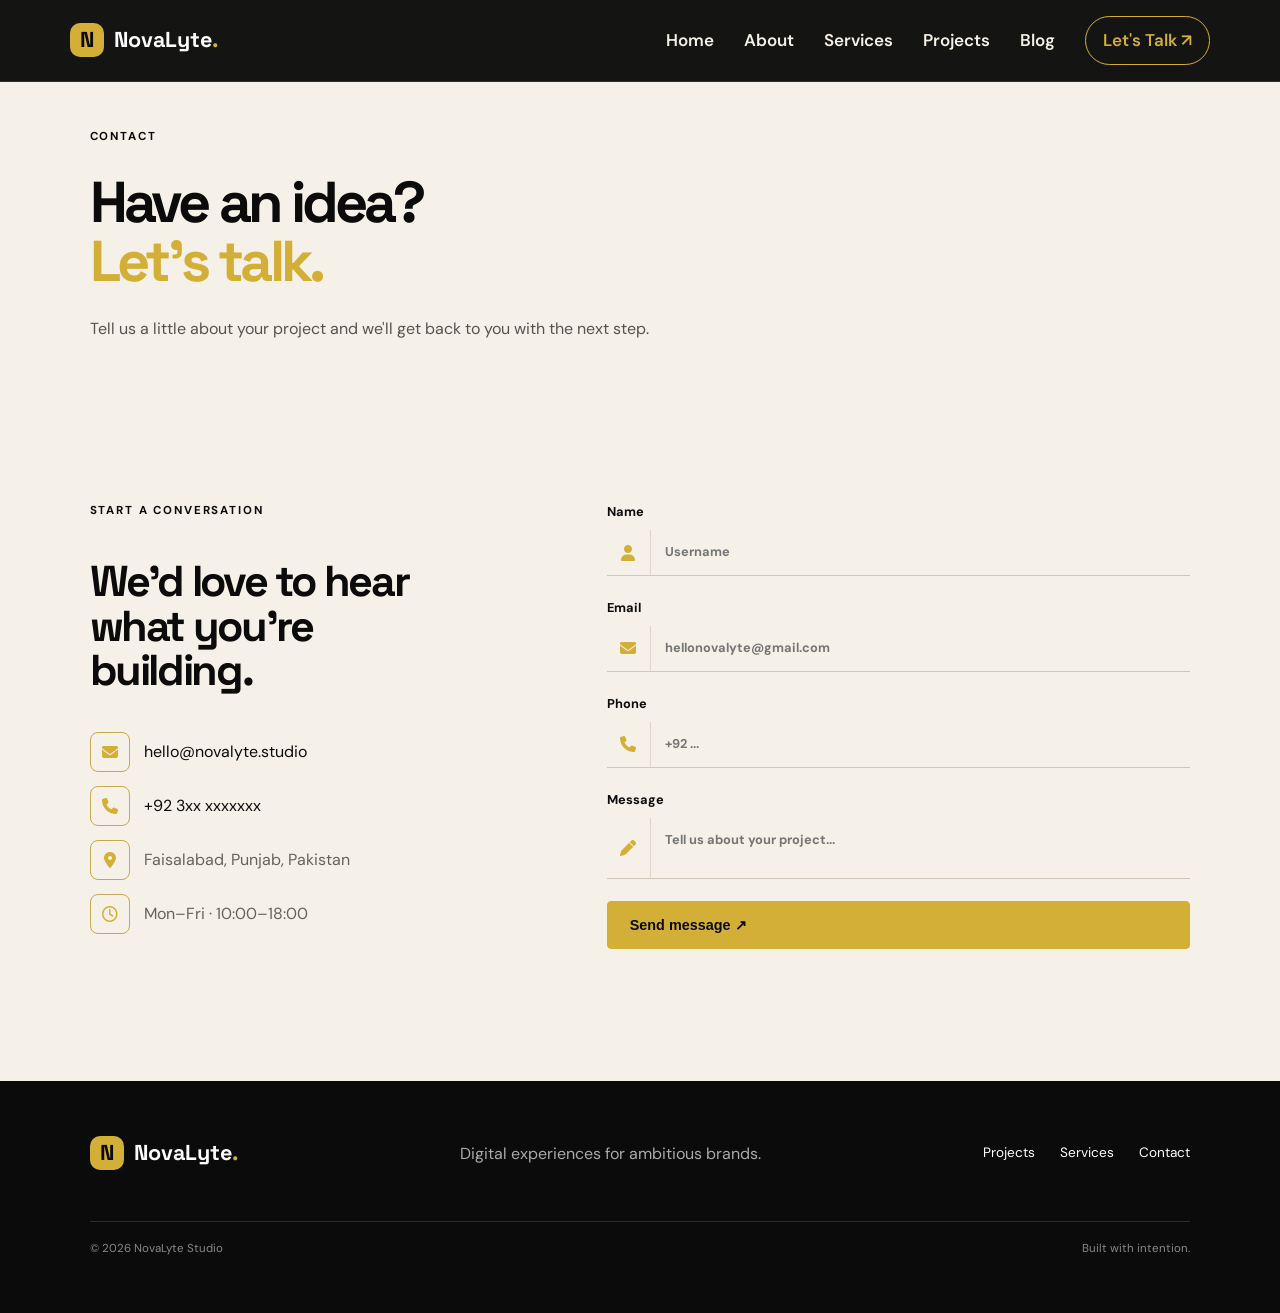
<file: contact.html>
<!DOCTYPE html>
<html lang="en">

<head>

<meta charset="UTF-8">

<meta name="viewport"
content="width=device-width, initial-scale=1.0">

<meta name="description"
content="Contact NovaLyte Studio.">

<title>Contact | NovaLyte Studio</title>

<link rel="preconnect"
href="https://fonts.googleapis.com">

<link rel="preconnect"
href="https://fonts.gstatic.com"
crossorigin>

<link href="https://fonts.googleapis.com/css2?family=DM+Sans:wght@400;500;600;700&family=Space+Grotesk:wght@500;600;700&display=swap"
rel="stylesheet">

<!-- Font Awesome icons -->
<link rel="stylesheet"
href="https://cdnjs.cloudflare.com/ajax/libs/font-awesome/6.5.2/css/all.min.css">

<link rel="stylesheet"
href="assets/css/main.css">

<style>
    /* --- Contact form validation styling --- */
    .contact-form .field-error {
        display: none;
        color: #C0392B;
        font-size: .76rem;
        font-weight: 600;
        margin-top: 4px;
    }
    .contact-form label:has(.field-error:not(:empty)) .field-error {
        display: block;
    }
    .contact-form .input-icon.invalid {
        border-color: #C0392B !important;
    }
    .contact-form .input-icon.invalid i {
        color: #C0392B;
        border-right-color: #E7B8B0;
    }
    .contact-form .input-icon.valid {
        border-color: #3C8A5B !important;
    }
    .contact-form .input-icon.valid i {
        color: #3C8A5B;
        border-right-color: #B7D9C3;
    }
    .contact-form .btn:disabled {
        opacity: .6;
        cursor: not-allowed;
        transform: none;
    }
    .contact-form textarea {
        resize: none;
        overflow: hidden;
        min-height: 60px;
    }
</style>

</head>


<body>

<header class="site-header">

<a class="brand"
href="index.html">

<span class="brand-mark">
N
</span>

<span>
NovaLyte<span class="dot">.</span>
</span>

</a>


<button class="menu-toggle">

<span></span>
<span></span>
<span></span>

</button>


<nav class="nav">

<a href="index.html">
Home
</a>

<a href="about.html">
About
</a>

<a href="services.html">
Services
</a>

<a href="portfolio.html">
Projects
</a>

<a href="blog.html">
Blog
</a>

<a class="nav-cta active"
href="contact.html">
Let's Talk ↗
</a>

</nav>

</header>


<main>

<section class="page-hero section">

<span class="eyebrow">
Contact
</span>

<h1>
Have an idea?
<br>
<em>Let's talk.</em>
</h1>

<p>
Tell us a little about your project and
we'll get back to you with the next step.
</p>

</section>


<section class="section contact-layout">


<div class="contact-info">

<span class="eyebrow">
Start a conversation
</span>

<h2>
We'd love to hear
<br>
what you're building.
</h2>


<div class="contact-item">

<i class="fa-solid fa-envelope" aria-hidden="true"></i>

<a href="mailto:hello@novalyte.studio">
hello@novalyte.studio
</a>

</div>


<div class="contact-item">

<i class="fa-solid fa-phone" aria-hidden="true"></i>

<a href="tel:+92 3xx xxxxxxx">
+92 3xx xxxxxxx
</a>

</div>


<div class="contact-item">

<i class="fa-solid fa-location-dot" aria-hidden="true"></i>

<p>
Faisalabad, Punjab, Pakistan
</p>

</div>


<div class="contact-item">

<i class="fa-regular fa-clock" aria-hidden="true"></i>

<p>
Mon–Fri · 10:00–18:00
</p>

</div>

</div>


<form class="contact-form"
id="contactForm"
novalidate>


<label>

Name

<div class="input-icon">

<i class="fa-solid fa-user" aria-hidden="true"></i>

<input
id="cf-name"
name="name"
type="text"
placeholder="Username"
required>

</div>

<span class="field-error"></span>

</label>


<label>

Email

<div class="input-icon">

<i class="fa-solid fa-envelope" aria-hidden="true"></i>

<input
id="cf-email"
name="email"
type="email"
placeholder="hellonovalyte@gmail.com"
required>

</div>

<span class="field-error"></span>

</label>


<label>

Phone

<div class="input-icon">

<i class="fa-solid fa-phone" aria-hidden="true"></i>

<input
id="cf-phone"
name="phone"
type="tel"
placeholder="+92 ...">

</div>

<span class="field-error"></span>

</label>


<label>

Message

<div class="input-icon">

<i class="fa-solid fa-pen" aria-hidden="true"></i>

<textarea
id="cf-message"
name="message"
rows="1"
placeholder="Tell us about your project..."
required></textarea>

</div>

<span class="field-error"></span>

</label>


<button
class="btn btn-primary"
type="submit">

Send message ↗

</button>


<p
class="form-message"
aria-live="polite">
</p>


</form>

</section>

</main>


<footer class="footer">

<div class="footer-main">

<a class="brand"
href="index.html">

<span class="brand-mark">
N
</span>

<span>
NovaLyte<span class="dot">.</span>
</span>

</a>

<p>
Digital experiences for ambitious brands.
</p>

<div class="footer-links">

<a href="portfolio.html">
Projects
</a>

<a href="services.html">
Services
</a>

<a href="contact.html">
Contact
</a>

</div>

</div>


<div class="footer-bottom">

<span>
© 2026 NovaLyte Studio
</span>

<span>
Built with intention.
</span>

</div>

</footer>


<script src="assets/js/main.js"></script>
<script src="assets/js/contact-validate.js"></script>

</body>
</html>
</file>
<file: assets/css/main.css>
/* =========================================
   NOVALYTE STUDIO
   BLACK + GOLD + CREAM THEME
========================================= */

:root {
    --black: #0B0B0B;
    --black-soft: #111111;
    --charcoal: #1F1F1F;
    --gold: #D4AF37;
    --gold-light: #E3C45A;
    --cream: #F5F1E8;
    --white: #FFFFFF;
    --gray: #9CA3AF;
    --text-muted: #B8B4AA;
    --border-dark: #2D2D2D;
    --border-light: #D8D1C1;
}

* {
    box-sizing: border-box;
    margin: 0;
    padding: 0;
}

html {
    scroll-behavior: smooth;
}

body {
    font-family: "DM Sans", sans-serif;
    background: var(--cream);
    color: var(--black);
    line-height: 1.6;
}

a {
    text-decoration: none;
    color: inherit;
}

img {
    max-width: 100%;
    display: block;
}

.site-header {
    min-height: 82px;
    padding: 0 5.5vw;
    display: flex;
    align-items: center;
    justify-content: space-between;
    border-bottom: 1px solid var(--border-dark);
    background: rgba(11, 11, 11, .96);
    backdrop-filter: blur(14px);
    color: var(--white);
    position: sticky;
    top: 0;
    z-index: 100;
}

.brand {
    font-family: "Space Grotesk", sans-serif;
    font-size: 1.35rem;
    font-weight: 700;
    display: flex;
    align-items: center;
    gap: 10px;
}

.brand-name {
    color: var(--cream);
}

.brand-mark {
    display: grid;
    place-items: center;
    width: 34px;
    height: 34px;
    border-radius: 10px;
    background: var(--gold);
    color: var(--black);
}

.dot {
    color: var(--gold);
}

.nav {
    display: flex;
    align-items: center;
    gap: 30px;
    font-size: .92rem;
    font-weight: 600;
}

.nav a {
    font-size: 17px;
    color: var(--cream);
    transition: .2s;
}

.nav a:hover,
.nav a.active {
    color: var(--gold);
}

.nav-cta {
    padding: 10px 17px;
    border: 1px solid var(--gold);
    border-radius: 30px;
    color: var(--gold) !important;
}

.nav-cta:hover {
    background: var(--gold);
    color: var(--black) !important;
}

.menu-toggle {
    display: none;
}

.section {
    padding: 110px 7vw;
}

.eyebrow {
    font-size: .72rem;
    letter-spacing: .16em;
    text-transform: uppercase;
    font-weight: 700;
    display: inline-flex;
    align-items: center;
    gap: 9px;
}

.eyebrow span {
    width: 8px;
    height: 8px;
    background: var(--gold);
    border-radius: 50%;
}

h1, h2, h3 {
    font-family: "Space Grotesk", sans-serif;
    line-height: 1.03;
}

h1 {
    font-size: clamp(2.8rem, 5.5vw, 5.2rem);
    letter-spacing: -.065em;
    margin: 25px 0;
}

h2 {
    font-size: clamp(2.1rem, 4vw, 4rem);
    letter-spacing: -.055em;
}

h3 {
    font-size: 1.35rem;
    letter-spacing: -.03em;
}

em {
    font-style: normal;
    color: var(--gold);
}

.btn {
    display: inline-flex;
    align-items: center;
    gap: 15px;
    padding: 15px 22px;
    border-radius: 4px;
    font-weight: 700;
    font-size: .9rem;
    border: 1px solid var(--gold);
    transition: .25s;
}

.btn-primary {
    background: var(--gold);
    color: var(--black);
}

.btn-primary:hover {
    transform: translateY(-3px);
    background: var(--gold-light);
    box-shadow: 0 12px 25px rgba(212, 175, 55, .22);
}

.btn-light {
    color: var(--black);
    background: var(--cream);
    margin-top: 35px;
}

.btn-light:hover {
    background: var(--gold);
}

.text-link {
    font-weight: 700;
    border-bottom: 1px solid var(--gold);
    padding-bottom: 3px;
    transition: .2s;
}

.text-link:hover {
    color: #8E7115;
}

.hero {
    min-height: calc(100vh - 82px);
    display: grid;
    grid-template-columns: 1.05fr .95fr;
    align-items: center;
    gap: 6vw;
    overflow: hidden;
    background: var(--cream);
}

.hero-copy > p {
    font-size: 1rem;
    max-width: 560px;
    color: #55534D;
}

.hero-actions {
    display: flex;
    align-items: center;
    gap: 28px;
    margin-top: 35px;
}

.hero-stats {
    display: flex;
    gap: 45px;
    margin-top: 75px;
}

.hero-stats div {
    display: grid;
    gap: 2px;
}

.hero-stats strong {
    font-family: "Space Grotesk";
    font-size: 1.45rem;
}

.hero-stats span {
    font-size: .72rem;
    color: #77736A;
}

.hero-art {
    height: 600px;
    position: relative;
}

.hero-panel {
    position: absolute;
    width: 68%;
    height: 76%;
    right: 8%;
    top: 12%;
    background: var(--black);
    border-radius: 25px;
    transform: rotate(7deg);
    box-shadow: 35px 40px 80px rgba(0,0,0,.25);
    overflow: hidden;
    color: var(--white);
    padding: 25px;
}

.panel-top {
    display: flex;
    justify-content: space-between;
    font-size: .68rem;
    opacity: .6;
}

.panel-lines {
    position: absolute;
    left: 12%;
    top: 28%;
    display: grid;
    gap: 16px;
    width: 65%;
}

.panel-lines b {
    height: 14px;
    border-radius: 20px;
    background: var(--cream);
    display: block;
}

.panel-lines b:nth-child(2) {
    width: 72%;
    background: var(--gold);
}

.panel-lines b:nth-child(3) {
    width: 48%;
    opacity: .35;
}

.panel-circle {
    position: absolute;
    right: -5%;
    bottom: -6%;
    width: 210px;
    height: 210px;
    border-radius: 50%;
    background: var(--gold);
    color: var(--black);
    display: grid;
    place-items: center;
    font: 700 7rem "Space Grotesk";
}

.orb {
    position: absolute;
    border-radius: 50%;
}

.orb-a {
    width: 250px;
    height: 250px;
    background: var(--gold);
    right: 0;
    top: 5%;
    opacity: .35;
}

.orb-b {
    width: 150px;
    height: 150px;
    background: #D8CFAF;
    left: 5%;
    bottom: 12%;
    opacity: .9;
}

.floating-card {
    position: absolute;
    z-index: 2;
    background: var(--white);
    border: 1px solid var(--border-light);
    padding: 18px 20px;
    border-radius: 14px;
    box-shadow: 0 20px 50px rgba(0,0,0,.12);
    display: grid;
    gap: 4px;
}

.floating-card strong {
    font: 700 1.5rem "Space Grotesk";
}

.card-one {
    left: 0;
    top: 22%;
    width: 170px;
}

.card-two {
    right: 0;
    bottom: 14%;
    width: 220px;
}

.mini-label, .tiny {
    font-size: .68rem;
    color: #77736A;
}

.bars {
    height: 35px;
    display: flex;
    align-items: end;
    gap: 4px;
}

.bars i {
    width: 10px;
    background: var(--black);
    border-radius: 3px;
}

.bars i:nth-child(1) { height: 35%; }
.bars i:nth-child(2) { height: 55%; }
.bars i:nth-child(3) { height: 45%; }
.bars i:nth-child(4) { height: 78%; }
.bars i:nth-child(5) {
    height: 100%;
    background: var(--gold);
}

.ticker {
    overflow: hidden;
    white-space: nowrap;
    background: var(--black);
    color: var(--gold);
    padding: 13px 0;
    font: 700 .78rem "Space Grotesk";
    letter-spacing: .15em;
}

.ticker div {
    display: inline-block;
    animation: marquee 24s linear infinite;
}

@keyframes marquee {
    to { transform: translateX(-30%); }
}

.intro {
    display: grid;
    grid-template-columns: 1fr 1fr;
    gap: 8vw;
}

.intro-copy {
    max-width: 520px;
    padding-top: 50px;
}

.intro-copy p {
    font-size: 1.15rem;
    line-height: 1.5;
    color: #55534D;
    margin-bottom: 30px;
}

.services-grid {
    padding-top: 0;
    display: grid;
    grid-template-columns: repeat(3, 1fr);
    gap: 18px;
}

.service-card {
    min-height: 370px;
    padding: 28px;
    border: 1px solid var(--border-light);
    position: relative;
    transition: .3s;
    display: flex;
    flex-direction: column;
    background: var(--white);
}

.service-card:hover {
    transform: translateY(-7px);
    background: #EEE8D9;
}

.service-card.featured {
    background: var(--black);
    color: var(--white);
    border-color: var(--black);
}

.service-no {
    font-size: .72rem;
    color: #88847B;
}

.service-icon {
    font-size: 2rem;
    margin: 55px 0 30px;
    color: var(--gold);
}

.service-card h3 {
    font-size: 1.45rem;
    margin-bottom: 12px;
}

.service-card p {
    color: #66635B;
    font-size: .92rem;
}

.featured p {
    color: #C7C7C7;
}

.arrow {
    position: absolute;
    right: 28px;
    bottom: 27px;
    font-size: 1.4rem;
    color: var(--gold);
}

.dark-section {
    background: var(--black);
    color: var(--white);
    padding: 110px 7vw;
}

.light {
    color: var(--white);
}

.light em {
    color: var(--gold);
}

.project-preview {
    display: grid;
    grid-template-columns: 1.4fr .8fr;
    gap: 18px;
    margin-top: 60px;
}

.project-visual {
    position: relative;
    overflow: hidden;
    border-radius: 2px;
}

.project-large {
    height: 570px;
    padding: 40px;
    display: flex;
    align-items: end;
}

.project-large h3 {
    font-size: clamp(2rem, 3.5vw, 3.4rem);
    margin-top: 10px;
}

.project-side {
    display: grid;
    gap: 18px;
}

.project-small {
    min-height: 276px;
    padding: 28px;
    display: flex;
    flex-direction: column;
    justify-content: space-between;
}

.project-small strong {
    font: 500 1.7rem "Space Grotesk";
    letter-spacing: -.04em;
}

.v1 {
    background: linear-gradient(135deg, #050505, #1F1F1F 50%, #D4AF37);
}

.v2 {
    background: linear-gradient(135deg, #F5F1E8, #CBBF9C 50%, #0B0B0B);
    color: var(--black);
}

.v3 {
    background: linear-gradient(135deg, #D4AF37, #0B0B0B 55%, #F5F1E8);
}

.v4 {
    background: linear-gradient(135deg, #F5F1E8, #D4AF37, #0B0B0B);
}

.v5 {
    background: linear-gradient(135deg, #E8E1D0, #D4AF37 50%, #0B0B0B);
}

.v6 {
    background: linear-gradient(135deg, #F5F1E8, #B9A76A, #0B0B0B);
}

.v7 {
    background: linear-gradient(135deg, #F5F1E8, #D4AF37, #0B0B0B);
}

.v8 {
    background: linear-gradient(135deg, #FFFFFF, #D8CFAF, #0B0B0B);
}

.project-visual::before {
    content: "";
    position: absolute;
    width: 180px;
    height: 180px;
    border: 1px solid #FFFFFF55;
    border-radius: 50%;
    right: 8%;
    top: 13%;
    transition: .4s;
}

.project-visual::after {
    content: "";
    position: absolute;
    width: 100px;
    height: 100px;
    border: 1px solid #FFFFFF33;
    border-radius: 50%;
    right: 18%;
    top: 25%;
}

.project-visual:hover::before {
    transform: scale(1.25);
}

.process {
    display: grid;
    grid-template-columns: 1fr 1.5fr;
    gap: 8vw;
}

.process-list > div {
    display: grid;
    grid-template-columns: 50px 1fr;
    gap: 15px;
    padding: 28px 0;
    border-top: 1px solid var(--border-light);
}

.process-list span {
    font-size: .75rem;
    color: #88847B;
}

.process-list h3 {
    font-size: 1.4rem;
}

.process-list p {
    grid-column: 2;
    color: #66635B;
}

.cta-section {
    padding: 120px 7vw;
    text-align: center;
    background: var(--cream);
}

.cta-section h2 {
    margin: 25px 0 35px;
}

.footer {
    background: var(--black);
    color: var(--white);
    padding: 55px 7vw;
}

.footer-main {
    display: flex;
    align-items: center;
    justify-content: space-between;
    gap: 30px;
}

.footer-main p {
    color: #AAAAAA;
}

.footer-links {
    display: flex;
    gap: 25px;
    font-size: .85rem;
}

.footer-links a:hover {
    color: var(--gold);
}

.footer-bottom {
    border-top: 1px solid var(--border-dark);
    margin-top: 50px;
    padding-top: 18px;
    display: flex;
    justify-content: space-between;
    color: #888888;
    font-size: .72rem;
}

/* Inner pages / shared components */
.page-hero {
    padding-top: 40px;
    padding-bottom: 50px;
    max-width: 1000px;
}

.page-hero h1 {
    font-size: clamp(2.4rem, 4.5vw, 4rem);
}

.page-hero > p {
    font-size: 1rem;
    max-width: 590px;
    color: #55534D;
}

.two-col {
    display: grid;
    grid-template-columns: 1fr 1fr;
    gap: 8vw;
    background: var(--cream);
}

.two-col h2 {
    margin-top: 25px;
}

.prose {
    font-size: 1.08rem;
    color: #55534D;
    display: grid;
    gap: 25px;
}

.values {
    display: grid;
    grid-template-columns: .7fr 1.3fr;
    gap: 7vw;
}

.value-grid {
    display: grid;
    grid-template-columns: 1fr 1fr;
}

.value-grid article {
    padding: 30px;
    border-top: 1px solid var(--border-light);
}

.value-grid b {
    font-size: .72rem;
    color: #88847B;
}

.value-grid h3 {
    font-size: 1.35rem;
    margin: 35px 0 10px;
}

.value-grid p {
    color: #66635B;
    font-size: .92rem;
}

.about-numbers {
    padding: 80px 7vw;
}

.number-grid {
    display: grid;
    grid-template-columns: repeat(4, 1fr);
    text-align: center;
}

.number-grid div {
    display: grid;
    gap: 5px;
}

.number-grid strong {
    font: 700 3.3rem "Space Grotesk";
}

.number-grid span {
    color: #77736A;
}

.service-list {
    padding-top: 20px;
}

.service-list article {
    display: grid;
    grid-template-columns: 100px 1fr;
    gap: 4vw;
    padding: 55px 0;
    border-top: 1px solid var(--border-light);
}

.service-list article > span {
    color: #88847B;
}

.service-list h2 {
    font-size: 2.35rem;
    margin-bottom: 15px;
}

.service-list p {
    max-width: 680px;
    color: #55534D;
    font-size: 1rem;
}

.service-list ul {
    display: flex;
    gap: 30px;
    list-style: none;
    margin-top: 25px;
    color: #66635B;
    font-size: .85rem;
    flex-wrap: wrap;
}

.service-list li::before {
    content: "•";
    color: var(--gold);
    margin-right: 8px;
}

.filter-row {
    display: flex;
    gap: 8px;
    flex-wrap: wrap;
    margin-bottom: 35px;
}

.filter {
    border: 1px solid #C5A94A;
    background: none;
    padding: 10px 16px;
    border-radius: 30px;
    cursor: pointer;
    color: var(--black);
}

.filter.active,
.filter:hover {
    background: var(--black);
    color: var(--gold);
    border-color: var(--black);
}

.portfolio-grid {
    display: grid;
    grid-template-columns: repeat(2, 1fr);
    gap: 22px;
}

.portfolio-card {
    min-height: 480px;
    display: flex;
    flex-direction: column;
}

.project-art {
    flex: 1;
    padding: 30px;
    color: var(--white);
    position: relative;
    display: flex;
    flex-direction: column;
    justify-content: space-between;
    min-height: 410px;
    overflow: hidden;
}

.project-art strong {
    font: 600 clamp(2rem, 3.5vw, 3.5rem) "Space Grotesk";
    letter-spacing: -.05em;
}

.project-art small {
    font-size: .85rem;
    max-width: 280px;
}

.portfolio-meta {
    display: flex;
    justify-content: space-between;
    padding: 15px 2px;
    font-size: .78rem;
    color: #77736A;
}

.blog-grid {
    display: grid;
    grid-template-columns: 1fr 1fr;
    gap: 45px 25px;
}

.blog-card small {
    display: block;
    margin: 15px 0 8px;
    color: #88847B;
}

.blog-card p {
    color: #55534D;
    font-size: .92rem;
}

.blog-visual {
    height: 350px;
    padding: 25px;
    color: var(--white);
    display: flex;
    flex-direction: column;
    justify-content: space-between;
    position: relative;
    overflow: hidden;
}

.blog-visual b {
    font: 500 1.75rem "Space Grotesk";
    max-width: 500px;
}

.contact-layout {
    display: grid;
    grid-template-columns: .8fr 1.2fr;
    gap: 10vw;
    background: var(--cream);
}

.contact-info {
    display: flex;
    flex-direction: column;
    align-items: flex-start;
    gap: 14px;
}

.contact-info h2 {
    font-size: 2.7rem;
    margin: 25px 0;
}

.contact-info > a {
    font-weight: 700;
    border-bottom: 1px solid var(--gold);
}

.contact-info p {
    color: #66635B;
    margin-top: 20px;
}

.contact-form {
    display: grid;
    gap: 22px;
}

.contact-form label {
    display: grid;
    gap: 8px;
    font-weight: 700;
    font-size: .8rem;
}

.contact-form input,
.contact-form textarea {
    font: inherit;
    border: 0;
    border-bottom: 1px solid #CFC8B8;
    background: transparent;
    padding: 12px 4px;
    outline: none;
    resize: vertical;
}

.contact-form input:focus,
.contact-form textarea:focus {
    border-color: var(--gold);
}

.form-message {
    font-size: .82rem;
    color: #55534D;
}

.contact-form .input-icon {
    display: flex;
    align-items: stretch;
    border-bottom: 1px solid #CFC8B8;
}

.contact-form .input-icon i {
    width: 44px;
    min-width: 44px;
    display: flex;
    align-items: center;
    justify-content: center;
    border-right: 1px solid #DDD6C7;
    color: var(--gold);
    font-size: 1rem;
}

.contact-form .input-icon input,
.contact-form .input-icon textarea {
    flex: 1;
    border-bottom: 0;
    padding-left: 14px;
}

.contact-form .input-icon:focus-within {
    border-color: var(--gold);
}

.contact-info .contact-item {
    display: flex;
    align-items: center;
    gap: 14px;
}

.contact-info .contact-item i {
    width: 40px;
    min-width: 40px;
    height: 40px;
    display: flex;
    align-items: center;
    justify-content: center;
    border: 1px solid #C5A94A;
    border-radius: 8px;
    color: var(--gold);
}

.contact-info .contact-item a,
.contact-info .contact-item p {
    margin: 0;
}

.project-detail-hero {
    padding-bottom: 60px;
}

.project-detail-hero h1 {
    max-width: 1050px;
    font-size: clamp(2.5rem, 5.5vw, 5.5rem);
}

.project-hero-art {
    height: 480px;
    margin-top: 65px;
    border-radius: 2px;
    padding: 40px;
    color: var(--white);
    display: flex;
    flex-direction: column;
    justify-content: space-between;
    position: relative;
    overflow: hidden;
    background: linear-gradient(135deg, var(--black), var(--gold));
}

.project-hero-art strong {
    font: 600 clamp(2.7rem, 6vw, 6rem) "Space Grotesk";
    letter-spacing: -.06em;
}

.project-overview {
    display: grid;
    grid-template-columns: 1fr 1fr;
    gap: 8vw;
    background: var(--cream);
}

.project-copy > p {
    font-size: 1.15rem;
    color: #55534D;
    line-height: 1.55;
}

.project-facts {
    display: grid;
    gap: 20px;
    margin-top: 45px;
}

.project-facts div {
    border-top: 1px solid #CFC8B8;
    padding-top: 15px;
    display: grid;
    gap: 4px;
}

.project-facts span {
    font-size: .72rem;
    text-transform: uppercase;
    letter-spacing: .12em;
    color: #88847B;
}

.case-block {
    display: grid;
    grid-template-columns: 1.1fr .9fr;
    align-items: center;
    gap: 8vw;
}

.case-visual {
    height: 480px;
    padding: 30px;
    color: var(--white);
    position: relative;
    overflow: hidden;
    background: linear-gradient(135deg, var(--black), var(--gold));
}

.case-block h2 {
    margin: 25px 0;
}

.case-block p {
    color: #55534D;
    font-size: 1rem;
    max-width: 500px;
}

.next-project {
    text-align: center;
}

.next-project h2 {
    margin: 25px 0 35px;
}

.reveal {
    animation: rise .8s both;
}

@keyframes rise {
    from {
        opacity: 0;
        transform: translateY(20px);
    }
    to {
        opacity: 1;
        transform: none;
    }
}

/* Image overlays used by your other pages */
.blog-visual img.blog-photo,
.project-art img.project-photo,
.project-hero-art img.detail-photo,
.case-visual img.detail-photo {
    position: absolute;
    inset: 0;
    width: 100%;
    height: 100%;
    object-fit: cover;
    z-index: 0;
}

.blog-visual::after,
.project-art::after,
.project-hero-art::before,
.case-visual::after {
    content: "";
    position: absolute;
    inset: 0;
    z-index: 1;
    background: linear-gradient(180deg, rgba(11,11,11,.15), rgba(11,11,11,.82));
}

.blog-visual > span,
.blog-visual > b,
.project-art > span,
.project-art > strong,
.project-art > small,
.project-art .project-category,
.project-hero-art > span,
.project-hero-art > strong,
.case-visual > span {
    position: relative;
    z-index: 2;
}

.project-art img.project-photo {
    transition: transform .4s;
}

.portfolio-card:hover .project-photo {
    transform: scale(1.06);
}

.portfolio-hero {
    display: grid;
    grid-template-columns: 1fr 1fr;
    align-items: center;
    gap: 50px;
}

.portfolio-hero-content {
    min-width: 0;
}

.portfolio-hero-picture {
    width: 100%;
    height: 430px;
    overflow: hidden;
    border-radius: 24px;
}

.portfolio-hero-picture img {
    width: 100%;
    height: 100%;
    object-fit: cover;
}

.about-image-section {
    padding-top: 0;
}

.about-image {
    width: 100%;
    height: 440px;
    border-radius: 24px;
    overflow: hidden;
}

.about-image img,
.services-image img,
.service-thumb img {
    width: 100%;
    height: 100%;
    object-fit: cover;
}

.services-image {
    width: 100%;
    height: 380px;
    border-radius: 24px;
    overflow: hidden;
    margin-bottom: 10px;
}

.service-thumb {
    width: 100%;
    max-width: 360px;
    height: 190px;
    border-radius: 14px;
    overflow: hidden;
    margin-bottom: 22px;
}

/* Tablet */
@media (max-width: 900px) {
    .nav { gap: 16px; }
    .hero { grid-template-columns: 1fr; }
    .hero-art { height: 500px; }
    .services-grid { grid-template-columns: 1fr; }
    .intro, .process, .two-col, .values, .contact-layout {
        grid-template-columns: 1fr;
    }
    .intro-copy { padding-top: 0; }
    .project-preview { grid-template-columns: 1fr; }
    .project-large { height: 500px; }
    .number-grid { grid-template-columns: 1fr 1fr; gap: 45px; }
    .footer-main { flex-wrap: wrap; }
    .service-list article { grid-template-columns: 50px 1fr; }
    .portfolio-hero { grid-template-columns: 1fr; gap: 30px; }
}

/* Mobile */
@media (max-width: 700px) {
    .site-header { min-height: 70px; }

    .menu-toggle {
        display: block;
        background: none;
        border: 0;
        z-index: 101;
    }

    .menu-toggle span {
        display: block;
        width: 25px;
        height: 2px;
        background: var(--gold);
        margin: 5px;
    }

    .nav {
        position: fixed;
        inset: 70px 0 auto 0;
        background: var(--black);
        color: var(--white);
        padding: 25px 7vw 35px;
        display: grid;
        gap: 25px;
        transform: translateY(-130%);
        transition: .3s;
        border-bottom: 1px solid var(--border-dark);
    }

    .nav.open { transform: none; }
    .nav a { font-size: 1.15rem; }

    .section, .dark-section, .cta-section {
        padding: 75px 6vw;
    }

    h1 { font-size: clamp(2.5rem, 12vw, 4rem); }
    h2 { font-size: clamp(2rem, 10vw, 3.3rem); }
    h3 { font-size: 1.25rem; }

    .hero {
        min-height: auto;
        padding-top: 25px;
    }

    .hero-copy > p { font-size: .95rem; }
    .intro-copy p { font-size: 1.05rem; }

    .hero-stats {
        gap: 18px;
        margin-top: 50px;
        flex-wrap: wrap;
    }

    .hero-art { height: 390px; }

    .hero-panel {
        height: 75%;
        width: 70%;
        right: 8%;
    }

    .card-one {
        left: -10px;
        top: 17%;
        transform: scale(.85);
    }

    .card-two {
        right: -8px;
        bottom: 8%;
        transform: scale(.8);
    }

    .portfolio-grid,
    .blog-grid {
        grid-template-columns: 1fr;
    }

    .portfolio-card { min-height: 390px; }
    .project-art { min-height: 330px; }

    .page-hero {
        padding-top: 20px;
        padding-bottom: 35px;
    }

    .service-list article {
        grid-template-columns: 35px 1fr;
        padding: 38px 0;
    }

    .service-list h2 { font-size: 2rem; }

    .service-list ul {
        display: grid;
        gap: 10px;
    }

    .footer-main, .footer-bottom {
        display: grid;
        gap: 20px;
    }

    .footer-links { flex-wrap: wrap; }
    .footer-bottom { margin-top: 35px; }

    .value-grid { grid-template-columns: 1fr; }
    .contact-info h2 { font-size: 2.3rem; }
    .number-grid strong { font-size: 3rem; }

    .project-hero-art { height: 330px; }

    .project-overview,
    .case-block {
        grid-template-columns: 1fr;
    }

    .case-visual { height: 330px; }

    .portfolio-hero-picture {
        height: 300px;
    }

    .about-image {
        height: 260px;
        border-radius: 16px;
    }

    .services-image {
        height: 220px;
        border-radius: 16px;
    }

    .service-thumb {
        max-width: 100%;
        height: 170px;
    }

    .contact-form .input-icon i {
        width: 40px;
        min-width: 40px;
    }
}

/* Small mobile */
@media (max-width: 480px) {
    .hero-stats strong { font-size: 1.35rem; }
    .hero-stats span { font-size: .68rem; }
    .hero-art { height: 330px; }
    .project-large { height: 400px; }
    .project-small { min-height: 230px; }
    .btn { padding: 13px 17px; }
    .contact-form .btn {
        width: 100%;
        justify-content: center;
    }
    h1 { font-size: 2.5rem; }
    h2 { font-size: 2.1rem; }
    .hero-copy > p { font-size: .9rem; }
    .intro-copy p { font-size: 1rem; }
    .service-list h2 { font-size: 1.8rem; }
    .contact-info h2 { font-size: 2.1rem; }
}

/* ================================
   HERO TOP GAP FIX
   (remove empty space above hero text)
================================ */

.hero {
    align-items: start;
    min-height: auto;
    padding-top: 60px !important;
    padding-bottom: 60px;
}

@media (max-width: 700px) {
    .hero {
        padding-top: 30px !important;
        padding-bottom: 40px;
    }
}
</file>
